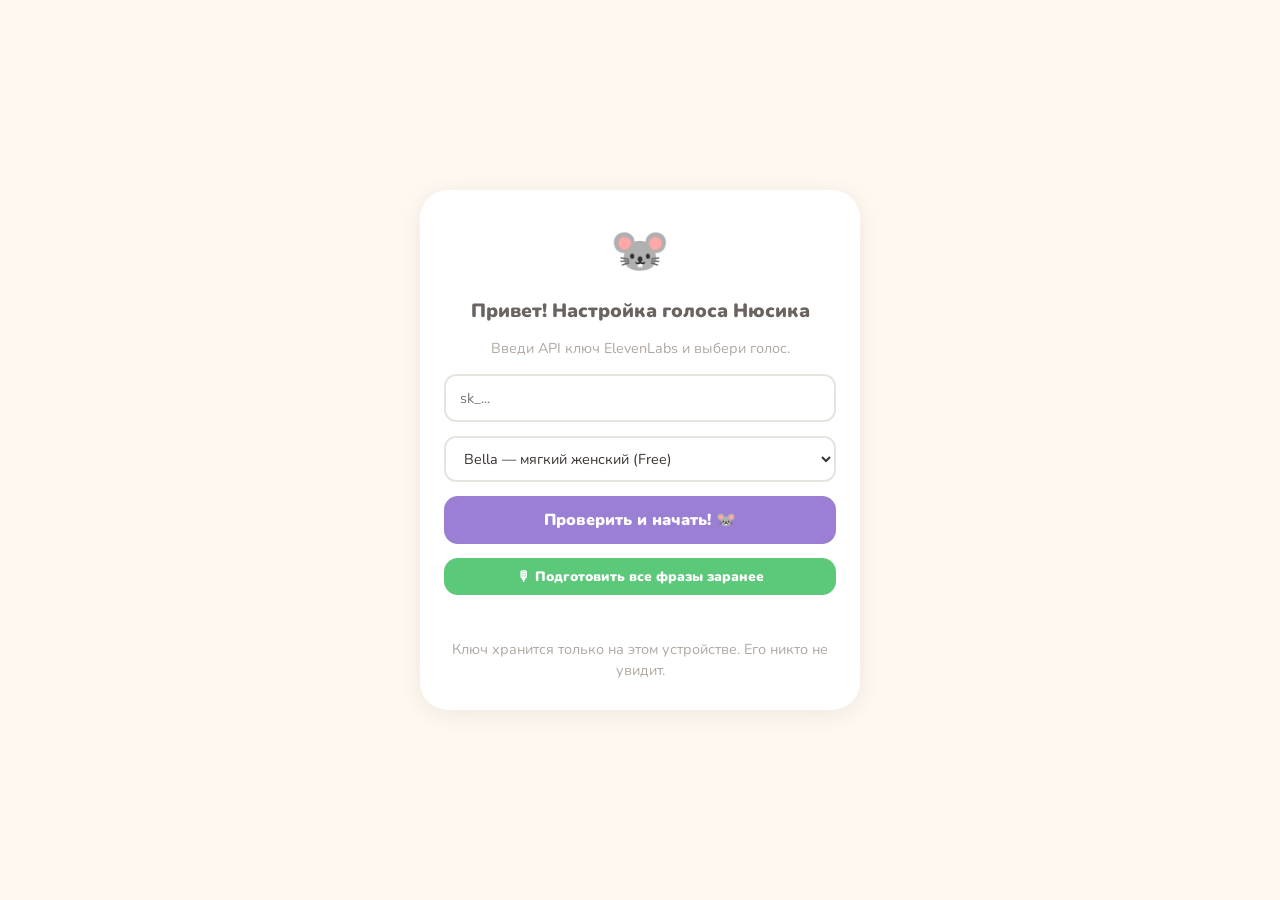
<file: nyusik-math.html>
<!DOCTYPE html>
<html lang="ru">
<head>
<meta charset="UTF-8">
<meta name="viewport" content="width=device-width, initial-scale=1.0">
<title>Нюсик учит математику</title>
<link rel="manifest" href="nyusik-manifest.json">
<meta name="theme-color" content="#F5C842">
<meta name="apple-mobile-web-app-capable" content="yes">
<meta name="apple-mobile-web-app-title" content="Нюсик">
<link rel="apple-touch-icon" href="nyusik-icon.svg">
<style>
  @import url('https://fonts.googleapis.com/css2?family=Nunito:wght@400;600;700;900&display=swap');
  :root{
    --cream:#FFF8F0;--warm:#FFF0DC;--grey-light:#E8E4E0;--grey:#B0A8A0;
    --grey-dark:#6B6360;--cheese:#F5C842;--cheese-dark:#E0A800;
    --green:#5CC87A;--green-dark:#3DA85C;--red:#FF6B6B;
    --purple:#9B7FD4;--blue:#5BA4CF;--text:#3A3330;
  }
  *{box-sizing:border-box;margin:0;padding:0;}

  /* ── ROOT: центрирование, без скролла ── */
  html,body{height:100%;overflow:hidden;}
  body{
    font-family:'Nunito',sans-serif;
    background:var(--cream);
    color:var(--text);
    display:flex;
    justify-content:center;
    align-items:flex-start;
    padding:0;
  }

  /* ── WRAPPER: занимает 100% высоты, центрирует контент ── */
  #gameWrapper{
    width:100%;
    max-width:620px;
    height:100vh;
    display:none;
    flex-direction:column;
    padding:10px 14px 10px;
    gap:6px;
  }

  /* ── HEADER ── */
  .header{
    position:relative;
    text-align:center;
    flex-shrink:0;
  }
  .header h1{font-size:1.4rem;font-weight:900;color:var(--grey-dark);}
  .header h1 span{color:var(--cheese-dark);}
  .sound-btn{
    position:absolute;right:0;top:50%;transform:translateY(-50%);
    background:white;border:2px solid var(--grey-light);border-radius:10px;
    font-size:1.1rem;width:38px;height:38px;cursor:pointer;
    display:flex;align-items:center;justify-content:center;transition:all .15s;
  }
  .sound-btn:hover{background:var(--grey-light);}
  .sound-btn.muted{opacity:.45;}

  /* ── CONTROLS ROW ── */
  .controls-row{
    display:flex;gap:6px;flex-shrink:0;
  }
  .level-bar{display:flex;gap:4px;flex:1;}
  .op-bar{display:flex;gap:4px;}
  .level-btn{
    flex:1;padding:5px 4px;border:2px solid var(--grey-light);border-radius:9px;
    background:white;font-family:'Nunito',sans-serif;font-size:.65rem;font-weight:800;
    color:var(--grey-dark);cursor:pointer;transition:all .15s;line-height:1.2;text-align:center;
  }
  .level-btn.active{background:var(--purple);border-color:var(--purple);color:white;}
  .level-btn:hover:not(.active){background:var(--grey-light);}
  .op-btn{
    padding:5px 10px;border:2px solid var(--grey-light);border-radius:9px;
    background:white;font-family:'Nunito',sans-serif;font-size:.75rem;font-weight:800;
    color:var(--grey-dark);cursor:pointer;transition:all .15s;white-space:nowrap;
  }
  .op-btn.active{background:var(--blue);border-color:var(--blue);color:white;}
  .op-btn:hover:not(.active){background:var(--grey-light);}

  /* ── CHEESE STORE ── */
  .cheese-store{
    background:var(--warm);border:2px solid var(--cheese);border-radius:12px;
    padding:4px 12px;text-align:center;flex-shrink:0;
  }
  .cheese-store-label{font-size:.62rem;font-weight:800;color:var(--grey-dark);text-transform:uppercase;letter-spacing:1px;margin-bottom:1px;}
  .cheese-row{display:flex;flex-wrap:wrap;gap:2px;justify-content:center;min-height:20px;}
  .cheese-piece{font-size:1rem;animation:popIn .3s cubic-bezier(.36,.07,.19,.97);}

  /* ── MAIN CARD ── */
  .card{
    background:white;border-radius:20px;padding:14px 16px;
    box-shadow:0 4px 20px rgba(0,0,0,.07);
    flex:1; /* занимает всё оставшееся место */
    display:flex;
    flex-direction:column;
    gap:0;
    min-height:0;
  }

  /* ── НЮСИК ROW: пузырь + мышонок горизонтально ── */
  .mouse-row{
    display:flex;
    align-items:center;
    gap:12px;
    flex-shrink:0;
    margin-bottom:10px;
  }
  .bubble-col{flex:1;}
  .bubble{
    background:var(--grey-light);border-radius:16px 16px 16px 4px;
    padding:10px 14px;font-size:.95rem;font-weight:700;color:var(--grey-dark);
    text-align:center;line-height:1.4;min-height:50px;
    display:flex;align-items:center;justify-content:center;
    transition:background .3s,color .3s;
  }
  .bubble.happy-bubble{background:#D4F5DC;color:#2A7A40;}
  .bubble.sad-bubble{background:#FFE5E5;color:#B03030;}
  .speaking-dots{display:none;justify-content:center;gap:4px;margin-top:4px;}
  .speaking-dots.active{display:flex;}
  .speaking-dots span{width:6px;height:6px;background:var(--purple);border-radius:50%;animation:dotBounce .7s ease infinite;}
  .speaking-dots span:nth-child(2){animation-delay:.15s;}
  .speaking-dots span:nth-child(3){animation-delay:.3s;}
  .mouse-svg{width:110px;height:110px;flex-shrink:0;}

  /* ── TASK AREA ── */
  .task-area{text-align:center;flex-shrink:0;margin-bottom:8px;}
  .task-label{font-size:.7rem;font-weight:800;color:var(--grey);text-transform:uppercase;letter-spacing:1.5px;margin-bottom:3px;}
  .level-badge{display:inline-block;background:var(--purple);color:white;font-size:.62rem;
    font-weight:800;border-radius:6px;padding:1px 6px;margin-left:5px;vertical-align:middle;}
  .task-expression{
    font-size:2.8rem;font-weight:900;color:var(--text);letter-spacing:-1px;
    height:56px;display:flex;align-items:center;justify-content:center;gap:6px;
    cursor:pointer;border-radius:10px;transition:background .15s;
  }
  .task-expression:hover{background:var(--grey-light);}
  .task-expression .op{color:var(--purple);}
  .task-expression .eq{color:var(--grey);}
  .hint{font-size:.74rem;color:var(--blue);font-weight:700;margin-top:2px;min-height:16px;}
  .read-task-btn{
    background:none;border:2px dashed var(--grey-light);border-radius:8px;
    color:var(--grey);font-family:'Nunito',sans-serif;font-size:.7rem;font-weight:700;
    padding:3px 10px;cursor:pointer;margin-top:4px;transition:all .15s;
  }
  .read-task-btn:hover{border-color:var(--purple);color:var(--purple);background:#F3EEFF;}

  /* ── ANSWER BUTTONS ── */
  .answers-grid{
    display:grid;grid-template-columns:1fr 1fr;
    gap:8px;margin-bottom:8px;flex-shrink:0;
  }
  .answer-btn{
    background:var(--warm);border:3px solid var(--cheese);border-radius:13px;
    font-family:'Nunito',sans-serif;font-size:1.7rem;font-weight:900;color:var(--text);
    cursor:pointer;padding:10px 0;transition:all .15s;-webkit-tap-highlight-color:transparent;
  }
  .answer-btn:hover:not(:disabled){background:var(--cheese);transform:scale(1.03);}
  .answer-btn:active:not(:disabled){transform:scale(.97);}
  .answer-btn.correct{background:var(--green);border-color:var(--green-dark);color:white;animation:popIn .3s;}
  .answer-btn.wrong{background:var(--red);border-color:#C04040;color:white;animation:shake .4s;}

  /* ── NEXT BTN ── */
  .next-btn{
    display:block;width:100%;border:none;border-radius:13px;
    font-family:'Nunito',sans-serif;font-size:.95rem;font-weight:900;
    cursor:pointer;padding:10px 0;margin-bottom:8px;flex-shrink:0;
    transition:background .2s,color .2s;
  }
  .next-btn:disabled{background:var(--grey-light);color:var(--grey);cursor:default;}
  .next-btn:not(:disabled){background:var(--green);color:white;}
  .next-btn:not(:disabled):hover{background:var(--green-dark);}

  /* ── PROGRESS ── */
  .progress-row{display:flex;align-items:center;gap:8px;margin-bottom:4px;flex-shrink:0;}
  .progress-bar-bg{flex:1;height:8px;background:var(--grey-light);border-radius:8px;overflow:hidden;}
  .progress-bar-fill{height:100%;background:linear-gradient(90deg,var(--cheese),var(--green));border-radius:8px;transition:width .4s;}
  .progress-text{font-size:.72rem;font-weight:800;color:var(--grey);min-width:32px;text-align:right;}
  .score-row{display:flex;gap:16px;justify-content:center;font-size:.8rem;font-weight:700;color:var(--grey);flex-shrink:0;}
  .correct-count{color:var(--green-dark);}.wrong-count{color:var(--red);}

  /* ── WIN ── */
  .win-overlay{
    display:none;flex-direction:column;align-items:center;justify-content:center;
    gap:12px;text-align:center;flex:1;
  }
  .win-overlay.visible{display:flex;animation:popIn .5s;}
  .win-stars{font-size:2.4rem;letter-spacing:4px;}
  .win-title{font-size:1.4rem;font-weight:900;color:var(--cheese-dark);}
  .win-subtitle{font-size:.95rem;color:var(--grey-dark);font-weight:600;line-height:1.4;}
  .win-btns{display:flex;gap:10px;width:100%;}
  .restart-btn{flex:1;background:var(--cheese);border:none;border-radius:13px;
    font-family:'Nunito',sans-serif;font-size:.9rem;font-weight:900;color:var(--text);
    cursor:pointer;padding:11px 0;transition:all .15s;}
  .restart-btn:hover{background:var(--cheese-dark);color:white;}
  .restart-btn.secondary{background:var(--purple);color:white;}
  .restart-btn.secondary:hover{background:#7B5FC4;}

  /* ── SETUP SCREEN ── */
  .setup-wrap{
    width:100%;height:100vh;
    display:flex;align-items:center;justify-content:center;
    padding:20px;
  }
  .setup-screen{
    display:flex;flex-direction:column;align-items:center;gap:14px;
    background:white;border-radius:28px;padding:28px 24px;width:100%;max-width:440px;
    box-shadow:0 4px 24px rgba(0,0,0,.07);text-align:center;
  }
  .setup-screen h2{font-size:1.2rem;font-weight:900;color:var(--grey-dark);}
  .setup-screen p{font-size:.9rem;color:var(--grey);line-height:1.5;}
  .setup-screen input{width:100%;padding:12px 14px;border:2px solid var(--grey-light);
    border-radius:12px;font-family:'Nunito',sans-serif;font-size:.9rem;color:var(--text);}
  .setup-screen input:focus{outline:none;border-color:var(--purple);}
  .setup-btn{background:var(--purple);color:white;border:none;border-radius:14px;
    font-family:'Nunito',sans-serif;font-size:1rem;font-weight:900;
    padding:13px 0;width:100%;cursor:pointer;transition:background .15s;}
  .setup-btn:hover{background:#7B5FC4;}
  .setup-note{font-size:.75rem;color:var(--grey);line-height:1.4;}
  .err-banner{background:#FFE5E5;border:2px solid var(--red);border-radius:12px;
    padding:10px 14px;font-size:.82rem;font-weight:700;color:#B03030;display:none;line-height:1.5;}
  .voice-select{width:100%;padding:10px 14px;border:2px solid var(--grey-light);
    border-radius:12px;font-family:'Nunito',sans-serif;font-size:.9rem;color:var(--text);
    background:white;cursor:pointer;}
  .voice-select:focus{outline:none;border-color:var(--purple);}

  /* ── ANIMATIONS ── */
  @keyframes popIn{0%{transform:scale(0) rotate(-20deg);opacity:0;}70%{transform:scale(1.3) rotate(5deg);}100%{transform:scale(1) rotate(0);opacity:1;}}
  @keyframes dotBounce{0%,100%{transform:translateY(0);}50%{transform:translateY(-5px);}}
  @keyframes wiggle{0%,100%{transform:rotate(0);}25%{transform:rotate(-8deg) scale(1.05);}75%{transform:rotate(8deg) scale(1.05);}}
  @keyframes shake{0%,100%{transform:translateX(0);}20%{transform:translateX(-6px);}40%{transform:translateX(6px);}60%{transform:translateX(-4px);}80%{transform:translateX(4px);}}
  @keyframes bop{0%,100%{transform:translateY(0);}50%{transform:translateY(-6px);}}
  @keyframes mousePulse{from{transform:scale(1);}to{transform:scale(1.08) rotate(2deg);}}
  .mouse-svg[data-mood="happy"]{animation:wiggle .5s ease;}
  .mouse-svg[data-mood="sad"]{animation:shake .4s ease;}
  .mouse-svg[data-mood="thinking"]{animation:bop 1.2s ease infinite;}
  .mouse-svg[data-mood="speaking"]{animation:mousePulse .4s ease infinite alternate;}

  /* ── MOBILE ── */
  @media(max-width:500px){
    html,body{overflow:auto;}
    #gameWrapper{height:auto;min-height:100vh;}
    .mouse-svg{width:80px;height:80px;}
    .task-expression{font-size:2.2rem;height:44px;}
  }
</style>
</head>
<body>

<!-- Setup -->
<div class="setup-wrap" id="setupWrap">
  <div class="setup-screen">
    <div style="font-size:3rem">🐭</div>
    <h2>Привет! Настройка голоса Нюсика</h2>
    <p>Введи API ключ ElevenLabs и выбери голос.</p>
    <input type="password" id="apiKeyInput" placeholder="sk_..." />
    <select class="voice-select" id="voiceSelect">
      <option value="EXAVITQu4vr4xnSDxMaL">Bella — мягкий женский (Free)</option>
      <option value="21m00Tcm4TlvDq8ikWAM">Rachel — спокойный (Free)</option>
      <option value="AZnzlk1XvdvUeBnXmlld">Domi — живой, энергичный (Free)</option>
      <option value="MF3mGyEYCl7XYWbV9V6O">Elli — молодой женский (Free)</option>
      <option value="TxGEqnHWrfWFTfGW9XjX">Josh — мужской тёплый (Free)</option>
      <option value="rSfuQoQ3FY8SVKeraMAp">Lunya little fairy (платный)</option>
    </select>
    <button class="setup-btn" id="setupBtn" onclick="saveApiKey()">Проверить и начать! 🐭</button>
    <div class="err-banner" id="errBanner"></div>
    <button class="setup-btn" id="prepBtn" style="background:var(--green);font-size:.85rem;padding:9px 0;" onclick="prepareAllPhrases()">🎙 Подготовить все фразы заранее</button>
    <div id="prepStatus" style="font-size:.75rem;color:var(--grey-dark);min-height:16px;"></div>
    <button class="restart-btn secondary" id="closeSetupBtn" style="display:none;width:100%;" onclick="closeSettings()">← Назад к игре</button>
    <p class="setup-note">Ключ хранится только на этом устройстве. Его никто не увидит.</p>
  </div>
</div>

<!-- Game -->
<div id="gameWrapper">

  <!-- Header -->
  <div class="header">
    <h1>🧀 Нюсик и <span>математика</span></h1>
    <button class="sound-btn" id="settingsBtn" style="left:0;right:auto;" onclick="openSettings()">⚙️</button>
    <button class="sound-btn" id="soundBtn" onclick="toggleSound()">🔊</button>
  </div>

  <!-- Controls -->
  <div class="controls-row">
    <div class="level-bar">
      <button class="level-btn active" onclick="setLevel(1)">⭐ Ур.1<br><small>до 10</small></button>
      <button class="level-btn" onclick="setLevel(2)">⭐⭐ Ур.2<br><small>до 20</small></button>
      <button class="level-btn" onclick="setLevel(3)">⭐⭐⭐ Ур.3<br><small>до 50</small></button>
      <button class="level-btn" onclick="setLevel(4)">🏆 Ур.4<br><small>до 100</small></button>
    </div>
    <div class="op-bar">
      <button class="op-btn" onclick="setOp('add')">➕ Слож.</button>
      <button class="op-btn" onclick="setOp('sub')">➖ Выч.</button>
      <button class="op-btn active" onclick="setOp('both')">🎲 Оба!</button>
    </div>
  </div>

  <!-- Cheese store -->
  <div class="cheese-store">
    <div class="cheese-store-label">🏠 Кладовочка Нюсика</div>
    <div class="cheese-row" id="cheeseRow"></div>
  </div>

  <!-- Card -->
  <div class="card">

    <!-- Нюсик: пузырь + мышонок в одной строке -->
    <div class="mouse-row">
      <div class="bubble-col">
        <div class="bubble" id="bubble">Привет, Иван! Я Нюсик. Помоги мне найти сыр!</div>
        <div class="speaking-dots" id="speakingDots"><span></span><span></span><span></span></div>
      </div>
      <svg class="mouse-svg" id="mouseSvg" data-mood="thinking" viewBox="0 0 140 140" xmlns="http://www.w3.org/2000/svg">
        <ellipse cx="42" cy="48" rx="18" ry="20" fill="#C8C0BC"/>
        <ellipse cx="98" cy="48" rx="18" ry="20" fill="#C8C0BC"/>
        <ellipse cx="42" cy="49" rx="11" ry="13" fill="#E8C0C0"/>
        <ellipse cx="98" cy="49" rx="11" ry="13" fill="#E8C0C0"/>
        <ellipse cx="70" cy="98" rx="34" ry="28" fill="#B0A8A0"/>
        <ellipse cx="70" cy="74" rx="32" ry="29" fill="#C4BDB8"/>
        <ellipse cx="70" cy="87" rx="8" ry="5" fill="#DDB0B0"/>
        <circle cx="70" cy="86" r="4" fill="#C88888"/>
        <line x1="62" y1="85" x2="36" y2="81" stroke="#999" stroke-width="1.5" stroke-linecap="round"/>
        <line x1="62" y1="87" x2="36" y2="87" stroke="#999" stroke-width="1.5" stroke-linecap="round"/>
        <line x1="62" y1="89" x2="36" y2="93" stroke="#999" stroke-width="1.5" stroke-linecap="round"/>
        <line x1="78" y1="85" x2="104" y2="81" stroke="#999" stroke-width="1.5" stroke-linecap="round"/>
        <line x1="78" y1="87" x2="104" y2="87" stroke="#999" stroke-width="1.5" stroke-linecap="round"/>
        <line x1="78" y1="89" x2="104" y2="93" stroke="#999" stroke-width="1.5" stroke-linecap="round"/>
        <g id="eyes">
          <circle cx="58" cy="68" r="7" fill="white"/><circle cx="82" cy="68" r="7" fill="white"/>
          <circle cx="59" cy="69" r="4" fill="#3A3330" id="pupilL"/>
          <circle cx="83" cy="69" r="4" fill="#3A3330" id="pupilR"/>
          <circle cx="60" cy="67.5" r="1.5" fill="white" id="glintL"/>
          <circle cx="84" cy="67.5" r="1.5" fill="white" id="glintR"/>
        </g>
        <path id="mouthPath" d="M 62 93 Q 70 100 78 93" fill="none" stroke="#8B5E5E" stroke-width="2" stroke-linecap="round"/>
        <path d="M 100 118 Q 120 130 116 110 Q 112 95 128 88" fill="none" stroke="#B0A8A0" stroke-width="5" stroke-linecap="round"/>
        <ellipse cx="50" cy="122" rx="12" ry="7" fill="#B0A8A0"/>
        <ellipse cx="90" cy="122" rx="12" ry="7" fill="#B0A8A0"/>
        <g id="cheeseInPaw" style="display:none">
          <rect x="96" y="104" width="22" height="18" rx="4" fill="#F5C842" transform="rotate(-15,107,113)"/>
          <circle cx="101" cy="109" r="2.5" fill="#E0A800" transform="rotate(-15,107,113)"/>
          <circle cx="110" cy="115" r="2" fill="#E0A800" transform="rotate(-15,107,113)"/>
        </g>
      </svg>
    </div>

    <!-- Task section -->
    <div id="taskSection" style="display:flex;flex-direction:column;flex:1;min-height:0;">
      <div class="task-area">
        <div class="task-label">Какой ответ? <span class="level-badge" id="levelBadge">Ур. 1</span></div>
        <div class="task-expression" id="taskExpr" onclick="readTaskAloud()"></div>
        <div class="hint" id="hint"></div>
        <button class="read-task-btn" onclick="readTaskAloud()">🔊 Прочитать задание</button>
      </div>
      <div class="answers-grid" id="answersGrid"></div>
      <button class="next-btn" id="nextBtn" disabled onclick="nextQuestion()">Выбери ответ ↑</button>
      <div class="progress-row">
        <div class="progress-bar-bg"><div class="progress-bar-fill" id="progressFill" style="width:0%"></div></div>
        <div class="progress-text" id="progressText">0/10</div>
      </div>
      <div class="score-row">
        <span>✅ <span class="correct-count" id="correctCount">0</span></span>
        <span>❌ <span class="wrong-count" id="wrongCount">0</span></span>
      </div>
    </div>

    <!-- Win -->
    <div class="win-overlay" id="winOverlay">
      <div class="win-stars" id="winStars">⭐⭐⭐</div>
      <div class="win-title" id="winTitle">Кладовочка полная!</div>
      <div class="win-subtitle" id="winSubtitle"></div>
      <div class="win-btns">
        <button class="restart-btn" onclick="restartGame()">Ещё раз! 🔄</button>
        <button class="restart-btn secondary" onclick="nextLevel()">Сложнее! ⬆️</button>
      </div>
    </div>

  </div><!-- /card -->
</div><!-- /gameWrapper -->

<script>
const STORAGE_KEY='nyusik_xi_key_v3', STORAGE_VOICE='nyusik_xi_voice_v3', XI_MODEL='eleven_multilingual_v2';
let XI_KEY=localStorage.getItem(STORAGE_KEY)||'';
let XI_VOICE_ID=localStorage.getItem(STORAGE_VOICE)||'EXAVITQu4vr4xnSDxMaL';
let soundOn=true, currentTaskText='', currentAudio=null, voiceTimer=null;
const audioCache=new Map();

// ── Persistent voice cache (IndexedDB) ──────────────────────────────
// Canned phrases repeat constantly across sessions. Without persistence,
// every page reload wipes the in-memory Map and re-fetches every phrase
// from ElevenLabs again, burning through the character quota fast. This
// stores the actual audio Blob in the browser's IndexedDB so a phrase is
// only ever generated once, ever (until the user clears site data).
const IDB_NAME='nyusikVoiceCache', IDB_STORE='phrases';
function idbOpen(){
  return new Promise((res,rej)=>{
    const req=indexedDB.open(IDB_NAME,1);
    req.onupgradeneeded=()=>{req.result.createObjectStore(IDB_STORE,{keyPath:'text'});};
    req.onsuccess=()=>res(req.result);
    req.onerror=()=>rej(req.error);
  });
}
async function idbGet(text){
  try{
    const db=await idbOpen();
    return await new Promise((res)=>{
      const tx=db.transaction(IDB_STORE,'readonly');
      const req=tx.objectStore(IDB_STORE).get(text);
      req.onsuccess=()=>res(req.result||null);
      req.onerror=()=>res(null);
    });
  }catch(e){return null;}
}
async function idbSet(text,blob){
  try{
    const db=await idbOpen();
    return await new Promise((res)=>{
      const tx=db.transaction(IDB_STORE,'readwrite');
      tx.objectStore(IDB_STORE).put({text,blob});
      tx.oncomplete=()=>res(true);
      tx.onerror=()=>res(false);
    });
  }catch(e){return false;}
}
async function idbCount(){
  try{
    const db=await idbOpen();
    return await new Promise((res)=>{
      const req=db.transaction(IDB_STORE,'readonly').objectStore(IDB_STORE).count();
      req.onsuccess=()=>res(req.result);
      req.onerror=()=>res(0);
    });
  }catch(e){return 0;}
}

async function saveApiKey(){
  const val=document.getElementById('apiKeyInput').value.trim();
  const voice=document.getElementById('voiceSelect').value;
  if(!val.startsWith('sk_')||val.length<20){showErr('Ключ должен начинаться с sk_ и быть длиннее 20 символов');return;}
  const btn=document.getElementById('setupBtn');btn.textContent='Проверяем...';btn.disabled=true;hideErr();
  try{
    const resp=await fetch(`https://api.elevenlabs.io/v1/text-to-speech/${voice}`,{
      method:'POST',headers:{'xi-api-key':val,'Content-Type':'application/json'},
      body:JSON.stringify({text:'Привет!',model_id:XI_MODEL,voice_settings:{stability:.4,similarity_boost:.8,style:.4,use_speaker_boost:true}}),
    });
    if(resp.status===401){showErr('Ключ неверный.');reset();return;}
    if(resp.status===402){showErr('402: лимит символов исчерпан. Попробуй другой голос или пополни баланс на elevenlabs.io.');reset();return;}
    if(resp.status===404){showErr('Голос не найден. Выбери другой из списка.');reset();return;}
    if(!resp.ok){showErr(`Ошибка ElevenLabs: ${resp.status}`);reset();return;}
    const blob=await resp.blob();
    new Audio(URL.createObjectURL(blob)).play().catch(()=>{});
    XI_KEY=val;XI_VOICE_ID=voice;
    localStorage.setItem(STORAGE_KEY,val);localStorage.setItem(STORAGE_VOICE,voice);
    setTimeout(startGame,1000);
  }catch(e){showErr('Ошибка сети.');reset();}
}
function reset(){const b=document.getElementById('setupBtn');b.textContent='Проверить и начать! 🐭';b.disabled=false;}
function showErr(m){const b=document.getElementById('errBanner');b.textContent=m;b.style.display='block';}
function hideErr(){document.getElementById('errBanner').style.display='none';}

function startGame(){
  document.getElementById('setupWrap').style.display='none';
  document.getElementById('gameWrapper').style.display='flex';
  generateQuestion();
}
function openSettings(){
  stopVoice();
  const w=document.getElementById('setupWrap');
  w.style.position='fixed';w.style.inset='0';w.style.background='rgba(0,0,0,.4)';w.style.zIndex='999';
  w.style.display='flex';
  document.getElementById('apiKeyInput').style.display='none';
  document.getElementById('voiceSelect').style.display='none';
  document.getElementById('setupBtn').style.display='none';
  document.getElementById('closeSetupBtn').style.display='block';
}
function closeSettings(){
  document.getElementById('setupWrap').style.display='none';
}
window.addEventListener('DOMContentLoaded',()=>{
  if(XI_KEY)startGame();
  // else setupWrap already visible (no display:none on it)
});

const SILENT_WAV='[data-uri]';
async function speakNow(text){
  if(!soundOn||!text)return;
  stopVoice();setSpeakUI(true);
  // Create the Audio element and "prime" it with a silent clip right away, synchronously
  // with the click that triggered this call. Desktop browsers (esp. Safari) revoke the
  // autoplay-with-sound permission if play() is only called after an async delay (the
  // ElevenLabs fetch below). Priming this specific element while the gesture is still
  // fresh lets us swap in the real audio and play it later without a new click.
  const audio=new Audio();
  currentAudio=audio;
  try{audio.src=SILENT_WAV;await audio.play();audio.pause();}catch(e){}
  if(currentAudio!==audio)return;
  try{
    let url=audioCache.get(text);
    if(!url){
      const cached=await idbGet(text);
      if(cached&&cached.blob){url=URL.createObjectURL(cached.blob);audioCache.set(text,url);}
    }
    if(!url){
      const resp=await fetch(`https://api.elevenlabs.io/v1/text-to-speech/${XI_VOICE_ID}`,{
        method:'POST',headers:{'xi-api-key':XI_KEY,'Content-Type':'application/json'},
        body:JSON.stringify({text,model_id:XI_MODEL,voice_settings:{stability:.4,similarity_boost:.8,style:.4,use_speaker_boost:true}}),
      });
      if(!resp.ok){
        let detail='';
        try{const j=await resp.clone().json();detail=(j&&j.detail&&(j.detail.status||j.detail.message))||JSON.stringify(j);}catch(e2){}
        const msg=resp.status+(detail?(' '+detail):'');
        console.error('XI ERROR:',msg);
        window.__lastXiError=msg;
        throw new Error(msg);
      }
      const blob=await resp.blob();url=URL.createObjectURL(blob);
      if(audioCache.size>50)audioCache.delete(audioCache.keys().next().value);
      audioCache.set(text,url);
      idbSet(text,blob);
    }
    if(currentAudio!==audio)return;
    audio.src=url;
    await new Promise((resolve)=>{
      audio.onended=()=>{setSpeakUI(false);resolve();};
      audio.onerror=()=>{setSpeakUI(false);resolve();};
      audio.play().catch(()=>{setSpeakUI(false);resolve();});
    });
  }catch(e){console.warn('XI:',e.message);setSpeakUI(false);}
}
function speakAfter(text,ms){clearTimeout(voiceTimer);voiceTimer=setTimeout(()=>speakNow(text),ms);}
function stopVoice(){
  clearTimeout(voiceTimer);
  if(currentAudio){currentAudio.onended=null;currentAudio.onerror=null;currentAudio.pause();currentAudio=null;}
  setSpeakUI(false);
}
function setSpeakUI(on){
  const d=document.getElementById('speakingDots');if(d)d.classList.toggle('active',on);
  const s=document.getElementById('mouseSvg');if(!s)return;
  if(on){s._pm=s.getAttribute('data-mood');s.setAttribute('data-mood','speaking');}
  else{s.setAttribute('data-mood',s._pm||'thinking');s._pm=null;}
}
function toggleSound(){
  soundOn=!soundOn;if(!soundOn)stopVoice();
  document.getElementById('soundBtn').textContent=soundOn?'🔊':'🔇';
  document.getElementById('soundBtn').classList.toggle('muted',!soundOn);
  if(soundOn)speakNow('Звук включён!');
}
function readTaskAloud(){stopVoice();speakNow(currentTaskText);}

const TOTAL=10;
const LEVELS={
  1:{max:10,label:'Ур. 1',name:'до 10',crossTen:false},
  2:{max:20,label:'Ур. 2',name:'до 20',crossTen:true},
  3:{max:50,label:'Ур. 3',name:'до 50',crossTen:true},
  4:{max:100,label:'Ур. 4',name:'до 100',crossTen:true},
};
let level=1,op='both',questionIndex=0,correctCount=0,wrongCount=0;
let answered=false,correctAnswer=0,cheesePieces=0,streak=0;

const phrases={
  ask:['Иван, помоги мне! Если правильно — дам сыр!','Думай-думай! Ты умный, я знаю!',
    'Ой, как я хочу сыра... Посчитай, пожалуйста!','Нюсик очень голодный. Помоги найти ответ!',
    'Ах, какой запах сыра! Скорее считай!','Ну-ка, Иван, покажи что умеешь!',
    'Смотри внимательно! Ты точно справишься!','Нюсик верит в тебя! Какой ответ?',
    'Раз, два, три — считаем вместе!','Это задание для такого умного мальчика — раз плюнуть!',
    'Сыр так близко... только реши пример!','Нюсик зажмурил глазки и ждёт ответа!',
    'Только ты можешь мне помочь, Иван!','Какое же тут правильное число? Думай!',
    'Нюсик машет лапкой! Считай скорее!','Шевели мозгами, Иван! Нюсик голодает!',
    'Ой-ой-ой, живот урчит! Помоги мне!','Внимание! Задача для чемпиона!',
    'Нюсик спрятался за сыром и ждёт ответа!','Это несложно для такого молодца!',
    'Посчитай пальчиками — Нюсик не подглядывает!',
    'Сосредоточься! У тебя всё получится!','Нюсик держит кулачки! Давай, Иван!'],
  correct:['Ура-ура-ура! Правильно! Нюсик прыгает от счастья!','Вот это да! Ты настоящий математик!',
    'Молодец! Нюсик танцует и жуёт сыр!','Правильно! Ты мой любимый помощник!',
    'Суперзвезда! Иван, ты лучший!','Именно так! Умница, какой умница!',
    'Нюсик счастлив! Сыр достался нам двоим!','Блестяще! Просто блестяще!',
    'Вот это мозги! Нюсик восхищается!','Правильно! Нюсик делает сальто от радости!',
    'Ого-го! Какой умный Иван вырос!','Ты сделал это! Нюсик тебя обнимает!',
    'Пять с плюсом! Нюсик ставит тебе пятёрку!','Гений за работой! Нюсик аплодирует!',
    'Вот это результат! Нюсик в шоке от твоего ума!','Да ты просто волшебник цифр, Иван!',
    'Нюсик кричит ура и бежит за добавкой сыра!','Точно в цель! Снайпер математики!',
    'Правильно! Теперь Нюсик поёт от счастья!','Ты решил быстрее чем Нюсик успел моргнуть!',
    'Сто баллов из ста! Нюсик горд тобой!','Вот это да! Нюсик снимает шляпу!'],
  wrong:['Ой, не угадал... Но не расстраивайся!','Нет, не то... Посмотри на правильный ответ!',
    'Ошибочка вышла! Нюсик всё равно любит тебя!','Почти-почти! Но правильный другой.',
    'Не расстраивайся! Ошибки помогают учиться!','Нюсик тоже иногда ошибается с сыром!',
    'Бывает! Главное — не сдаваться!','Смотри внимательно на ответ — и запомни!',
    'Ничего страшного! В следующий раз точно получится!','Нюсик верит — ты исправишься!',
    'Упс! Но ты старался, и это главное!','Неверно, но ты молодец что думал!',
    'Не та цифра! Зато теперь точно запомнишь!','Нюсик грустит, но не сдаётся!',
    'Ошибся? Не беда! Математики тоже ошибаются!','Мимо! Но следующий ответ верный, Нюсик уверен!'],
  streak3:['Три подряд правильно! Нюсик в восторге!','Три раза верно! Ты просто ракета!',
    'Три правильных ответа! Нюсик танцует чечётку!','Хет-трик! Нюсик подбрасывает сыр в воздух!'],
  streak5:['Пять подряд! Нюсик не верит своим ушам!','Пять верных ответов! Ты супергерой математики!',
    'Пять из пяти! Нюсик кричит от радости!','Пять подряд! Нюсик требует автограф!'],
  hint_cross:['Подсказка: сначала доберись до круглого числа!',
    'Попробуй разбить на два шага — до десятки и дальше!','Совет от Нюсика: считай через десяток!'],
  win3:['Нюсик в полном восторге! Ты настоящий математик!',
    'Кладовочка полная! Спасибо тебе, Иван!','Блестящий результат! Нюсик тобой гордится!',
    'Вот это урок! Нюсик сыт и счастлив благодаря тебе!'],
  win2:['Хорошая работа! Ещё немного потренируемся?','Нюсик доволен! Мы справились вместе!',
    'Молодец! С каждым разом лучше и лучше!','Хороший результат! Следующий раз будет ещё лучше!'],
  win1:['Нюсик верит — в следующий раз будет лучше!','Не сдавайся! Попробуем ещё раз вместе!',
    'Математика — это тренировка. Попробуем снова?','Главное не сдаваться! Попробуем ещё раз!'],
};
function rnd(a){return a[Math.floor(Math.random()*a.length)];}

async function prepareAllPhrases(){
  const btn=document.getElementById('prepBtn');
  const status=document.getElementById('prepStatus');
  const all=new Set();
  Object.values(phrases).forEach(arr=>arr.forEach(p=>all.add(p)));
  all.add('Звук включён!');
  const list=[...all];
  btn.disabled=true;
  let done=0,skipped=0;
  for(const text of list){
    status.textContent=`Готовим фразы: ${done+skipped+1}/${list.length}...`;
    const cached=await idbGet(text);
    if(cached){skipped++;continue;}
    try{
      const resp=await fetch(`https://api.elevenlabs.io/v1/text-to-speech/${XI_VOICE_ID}`,{
        method:'POST',headers:{'xi-api-key':XI_KEY,'Content-Type':'application/json'},
        body:JSON.stringify({text,model_id:XI_MODEL,voice_settings:{stability:.4,similarity_boost:.8,style:.4,use_speaker_boost:true}}),
      });
      if(!resp.ok){
        let detail='';
        try{const j=await resp.clone().json();detail=(j&&j.detail&&(j.detail.status||j.detail.message))||JSON.stringify(j);}catch(e2){}
        status.textContent=`Остановлено на ${done+skipped+1}/${list.length}: ошибка ${resp.status} ${detail}. Готово фраз: ${done} (пропущено уже готовых: ${skipped}). Попробуй ещё раз позже — прогресс сохранён.`;
        btn.disabled=false;return;
      }
      const blob=await resp.blob();
      await idbSet(text,blob);
      done++;
      await new Promise(r=>setTimeout(r,250)); // small pause between requests
    }catch(e){
      status.textContent=`Ошибка сети на фразе ${done+skipped+1}/${list.length}. Прогресс сохранён, можно продолжить позже.`;
      btn.disabled=false;return;
    }
  }
  status.textContent=`Готово! ${done} новых фраз озвучено, ${skipped} уже были готовы. Всего фраз в базе: ${list.length}.`;
  btn.disabled=false;
}

function setMouseMood(mood){
  const s=document.getElementById('mouseSvg');if(!s)return;
  if(s.getAttribute('data-mood')==='speaking'){s._pm=mood;}else{s.setAttribute('data-mood',mood);}
  const pL=document.getElementById('pupilL'),pR=document.getElementById('pupilR');
  const gL=document.getElementById('glintL'),gR=document.getElementById('glintR');
  const mouth=document.getElementById('mouthPath'),cheese=document.getElementById('cheeseInPaw');
  if(mood==='happy'){[pL,pR].forEach(p=>{p.setAttribute('cy','70');p.setAttribute('r','4');});
    gL.style.display=gR.style.display='';mouth.setAttribute('d','M 60 92 Q 70 102 80 92');cheese.style.display='';}
  else if(mood==='sad'){[pL,pR].forEach(p=>{p.setAttribute('cy','70');p.setAttribute('r','3.5');});
    gL.style.display=gR.style.display='none';mouth.setAttribute('d','M 62 97 Q 70 91 78 97');cheese.style.display='none';}
  else{[pL,pR].forEach(p=>{p.setAttribute('cy','68');p.setAttribute('r','4');});
    gL.style.display=gR.style.display='';mouth.setAttribute('d','M 62 93 Q 70 99 78 93');cheese.style.display='none';}
}
function setLevel(l){level=l;document.querySelectorAll('.level-btn').forEach((b,i)=>b.classList.toggle('active',i+1===l));document.getElementById('levelBadge').textContent=LEVELS[l].label;restartGame();}
function setOp(o){op=o;document.querySelectorAll('.op-btn').forEach((b,i)=>b.classList.toggle('active',['add','sub','both'][i]===o));restartGame();}
function nextLevel(){if(level<4)setLevel(level+1);else restartGame();}

function generateQuestion(){
  const cfg=LEVELS[level];let a,b,useAdd,hintText='';
  if(op==='add')useAdd=true;else if(op==='sub')useAdd=false;else useAdd=Math.random()>.5;
  if(useAdd){
    if(cfg.crossTen&&Math.random()>.4){
      const dec=Math.floor(Math.random()*Math.floor((cfg.max-10)/10))*10;
      const rem=Math.floor(Math.random()*8)+1;a=dec+rem;const cross=10-rem;
      b=cross+Math.floor(Math.random()*Math.min(9,cfg.max-a-cross));if(b<=0)b=cross;
    }else{a=Math.floor(Math.random()*(cfg.max-1))+1;b=Math.floor(Math.random()*(cfg.max-a))+1;}
    correctAnswer=a+b;
    if(correctAnswer>cfg.max){a=Math.max(1,cfg.max-9);b=Math.floor(Math.random()*9)+1;correctAnswer=a+b;}
    if(cfg.crossTen&&correctAnswer>10&&a%10!==0&&b%10!==0)hintText='💡 Считай через десяток!';
  }else{
    if(cfg.crossTen&&Math.random()>.4){
      const dec=(Math.floor(Math.random()*Math.floor(cfg.max/10))+1)*10;
      a=dec+Math.floor(Math.random()*Math.min(9,cfg.max-dec));
      b=Math.floor(Math.random()*(dec%10===0?Math.min(9,a-dec+1):a-(dec-10)))+1;
      if(a<=0||b<=0||b>=a){a=15;b=7;}
    }else{a=Math.floor(Math.random()*(cfg.max-1))+2;b=Math.floor(Math.random()*(a-1))+1;}
    correctAnswer=a-b;if(correctAnswer<0){a=10;b=3;correctAnswer=7;}
  }
  document.getElementById('hint').textContent=hintText;
  const opSign=useAdd?'+':'−',opWord=useAdd?'плюс':'минус';
  currentTaskText=`${a} ${opWord} ${b} — сколько получится?`;
  document.getElementById('taskExpr').innerHTML=`<span>${a}</span><span class="op"> ${opSign} </span><span>${b}</span><span class="eq"> = </span><span>?</span>`;
  const spread=cfg.max<=10?3:cfg.max<=20?5:10;
  const choices=new Set([correctAnswer]);let tries=0;
  while(choices.size<4&&tries<100){tries++;const d=Math.floor(Math.random()*spread)+1;const w=correctAnswer+(Math.random()>.5?d:-d);if(w>=0&&w<=cfg.max+5&&w!==correctAnswer)choices.add(w);}
  while(choices.size<4)choices.add(correctAnswer+choices.size);
  const grid=document.getElementById('answersGrid');grid.innerHTML='';
  [...choices].sort(()=>Math.random()-.5).forEach(n=>{const btn=document.createElement('button');btn.className='answer-btn';btn.textContent=n;btn.onclick=()=>checkAnswer(n,btn);grid.appendChild(btn);});
  setMouseMood('thinking');const phrase=rnd(phrases.ask);setBubble(phrase,'');
  const nb=document.getElementById('nextBtn');nb.disabled=true;nb.textContent='Выбери ответ ↑';
  answered=false;stopVoice();
  speakNow(phrase).then(()=>speakNow(currentTaskText)).catch(()=>{});
}

function checkAnswer(chosen,btn){
  if(answered)return;answered=true;stopVoice();
  document.querySelectorAll('.answer-btn').forEach(b=>b.disabled=true);
  const nb=document.getElementById('nextBtn');
  if(chosen===correctAnswer){
    btn.classList.add('correct');correctCount++;cheesePieces++;streak++;
    document.getElementById('correctCount').textContent=correctCount;
    addCheese();setMouseMood('happy');
    let phrase;if(streak===5)phrase=rnd(phrases.streak5);else if(streak===3)phrase=rnd(phrases.streak3);else phrase=rnd(phrases.correct);
    setBubble(phrase,'happy-bubble');speakNow(phrase);
  }else{
    btn.classList.add('wrong');
    document.querySelectorAll('.answer-btn').forEach(b=>{if(parseInt(b.textContent)===correctAnswer)b.classList.add('correct');});
    wrongCount++;streak=0;document.getElementById('wrongCount').textContent=wrongCount;
    setMouseMood('sad');const phrase=rnd(phrases.wrong);setBubble(phrase,'sad-bubble');
    speakNow(phrase).then(()=>speakNow(`Правильный ответ — ${correctAnswer}`)).catch(()=>{});
  }
  questionIndex++;updateProgress();
  if(questionIndex>=TOTAL){setTimeout(showWin,1400);}else{nb.disabled=false;nb.textContent='Дальше! →';}
}
function nextQuestion(){generateQuestion();}
function updateProgress(){document.getElementById('progressFill').style.width=(questionIndex/TOTAL*100)+'%';document.getElementById('progressText').textContent=questionIndex+'/'+TOTAL;}
function addCheese(){const s=document.createElement('span');s.className='cheese-piece';s.textContent='🧀';document.getElementById('cheeseRow').appendChild(s);}
function setBubble(text,cls){const b=document.getElementById('bubble');if(b){b.textContent=text;b.className='bubble '+cls;}}
function showWin(){
  stopVoice();document.getElementById('taskSection').style.display='none';
  document.getElementById('winOverlay').classList.add('visible');setMouseMood('happy');
  const cfg=LEVELS[level];const pct=correctCount/TOTAL;let stars,title,sub,speech;
  if(pct>=.9){stars='⭐⭐⭐';title='Кладовочка полная!';sub=`${correctCount} из ${TOTAL} правильно! Уровень «${cfg.name}» покорён!`;speech=`Ура! ${correctCount} из ${TOTAL}! `+rnd(phrases.win3);}
  else if(pct>=.6){stars='⭐⭐';title='Хорошая работа!';sub=`${correctCount} из ${TOTAL}. Нюсик доволен!`;speech=`${correctCount} из ${TOTAL}. `+rnd(phrases.win2);}
  else{stars='⭐';title='Нюсик верит в тебя!';sub=`${correctCount} из ${TOTAL}. Попробуем ещё раз!`;speech=rnd(phrases.win1);}
  document.getElementById('winStars').textContent=stars;document.getElementById('winTitle').textContent=title;
  document.getElementById('winSubtitle').textContent=sub;
  document.querySelector('.restart-btn.secondary').style.display=level>=4?'none':'';
  speakAfter(speech,400);
}
function restartGame(){
  stopVoice();questionIndex=0;correctCount=0;wrongCount=0;cheesePieces=0;streak=0;
  document.getElementById('cheeseRow').innerHTML='';document.getElementById('correctCount').textContent='0';
  document.getElementById('wrongCount').textContent='0';document.getElementById('taskSection').style.display='';
  document.getElementById('winOverlay').classList.remove('visible');updateProgress();generateQuestion();
}

if('serviceWorker' in navigator){
  window.addEventListener('load',()=>{
    navigator.serviceWorker.register('/anna-novoselova-bot/nyusik-sw.js').catch(()=>{});
  });
}
</script>
</body>
</html>
</file>
